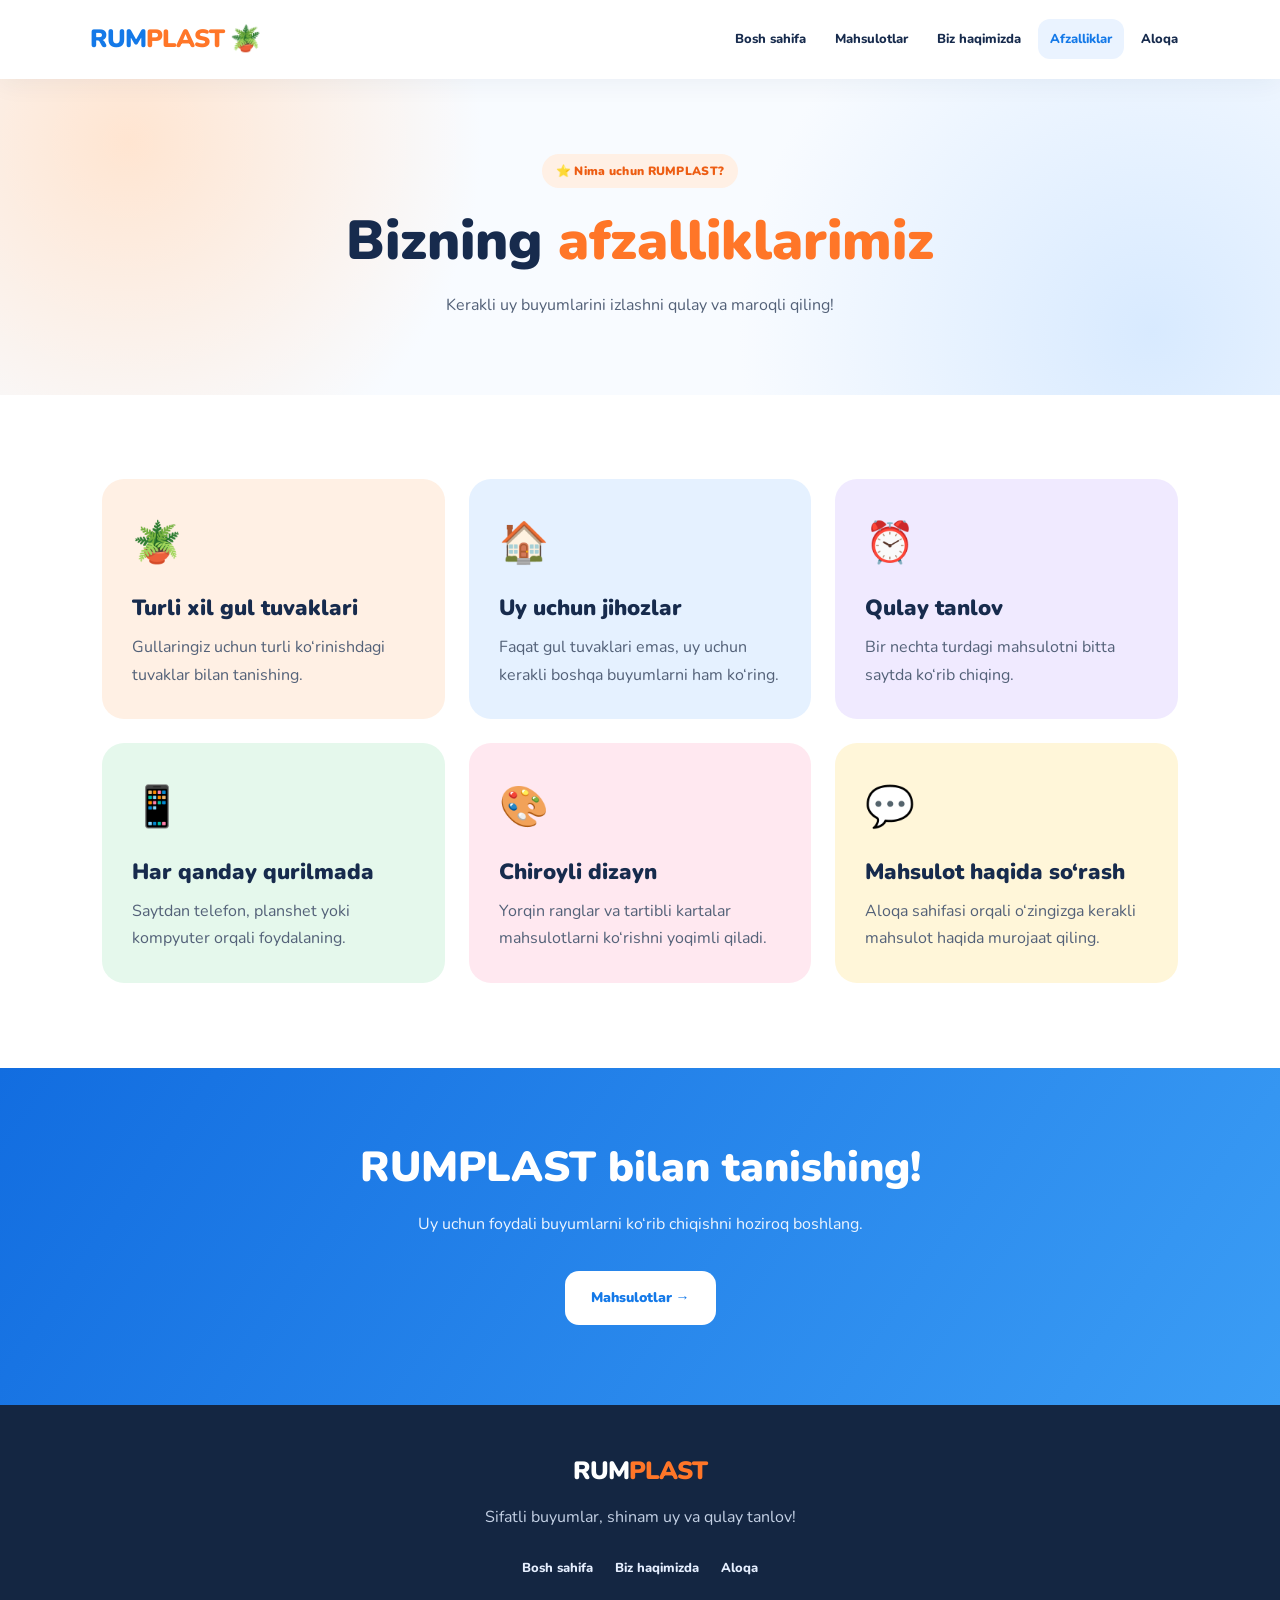
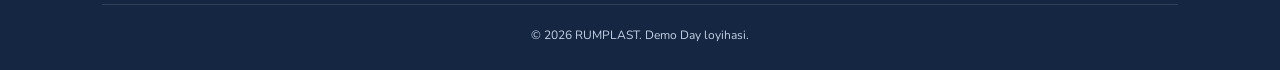
<file: afzalliklar.html>
<!DOCTYPE html>
<html lang="uz">
<head>
  <meta charset="UTF-8">
  <meta name="viewport" content="width=device-width, initial-scale=1.0">
  <title>Afzalliklar — RUMPLAST</title>
  <link rel="stylesheet" href="style.css">
</head>
<body>
<header class="header">
  <a href="index.html" class="logo">RUM<span>PLAST</span> 🪴</a>
  <nav class="nav">
    <a href="index.html">Bosh sahifa</a>
    <a href="mahsulotlar.html">Mahsulotlar</a>
    <a href="biz-haqimizda.html">Biz haqimizda</a>
    <a class="active" href="afzalliklar.html">Afzalliklar</a>
    <a href="aloqa.html">Aloqa</a>
  </nav>
</header>

<main>
  <section class="page-banner">
    <span class="tag">⭐ Nima uchun RUMPLAST?</span>
    <h1>Bizning <span>afzalliklarimiz</span></h1>
    <p>Kerakli uy buyumlarini izlashni qulay va maroqli qiling!</p>
  </section>

  <section class="section">
    <div class="benefit-layout">
      <article class="benefit-card orange">
        <div class="emoji">🪴</div>
        <h2>Turli xil gul tuvaklari</h2>
        <p>Gullaringiz uchun turli ko‘rinishdagi tuvaklar bilan tanishing.</p>
      </article>
      <article class="benefit-card blue">
        <div class="emoji">🏠</div>
        <h2>Uy uchun jihozlar</h2>
        <p>Faqat gul tuvaklari emas, uy uchun kerakli boshqa buyumlarni ham ko‘ring.</p>
      </article>
      <article class="benefit-card purple">
        <div class="emoji">⏰</div>
        <h2>Qulay tanlov</h2>
        <p>Bir nechta turdagi mahsulotni bitta saytda ko‘rib chiqing.</p>
      </article>
      <article class="benefit-card green">
        <div class="emoji">📱</div>
        <h2>Har qanday qurilmada</h2>
        <p>Saytdan telefon, planshet yoki kompyuter orqali foydalaning.</p>
      </article>
      <article class="benefit-card pink">
        <div class="emoji">🎨</div>
        <h2>Chiroyli dizayn</h2>
        <p>Yorqin ranglar va tartibli kartalar mahsulotlarni ko‘rishni yoqimli qiladi.</p>
      </article>
      <article class="benefit-card yellow">
        <div class="emoji">💬</div>
        <h2>Mahsulot haqida so‘rash</h2>
        <p>Aloqa sahifasi orqali o‘zingizga kerakli mahsulot haqida murojaat qiling.</p>
      </article>
    </div>
  </section>

  <section class="cta">
    <h2>RUMPLAST bilan tanishing!</h2>
    <p>Uy uchun foydali buyumlarni ko‘rib chiqishni hoziroq boshlang.</p>
    <a href="mahsulotlar.html" class="btn btn-light">Mahsulotlar →</a>
  </section>
</main>

<footer class="footer">
  <a href="index.html" class="logo footer-logo">RUM<span>PLAST</span></a>
  <p>Sifatli buyumlar, shinam uy va qulay tanlov!</p>
  <div class="footer-links">
    <a href="index.html">Bosh sahifa</a>
    <a href="biz-haqimizda.html">Biz haqimizda</a>
    <a href="aloqa.html">Aloqa</a>
  </div>
  <p class="copyright">© 2026 RUMPLAST. Demo Day loyihasi.</p>
</footer>
</body>
</html>
</file>
<file: style.css>
/* =========================
   RUMPLAST — ASOSIY SOZLAMALAR
========================= */

@import url('https://fonts.googleapis.com/css2?family=Nunito:wght@400;500;600;700;800;900&display=swap');

:root {
  --orange: #ff7628;
  --orange-dark: #ed5d13;
  --blue: #1479e8;
  --blue-dark: #0957b4;
  --navy: #172b4d;
  --light: #f4f8ff;
  --white: #ffffff;
  --text: #536178;
  --radius: 22px;
  --shadow: 0 12px 35px rgba(27, 58, 100, 0.10);
}

* {
  margin: 0;
  padding: 0;
  box-sizing: border-box;
}

html {
  scroll-behavior: smooth;
  scroll-padding-top: 90px;
}

body {
  font-family: 'Nunito', Arial, sans-serif;
  background: var(--white);
  color: var(--navy);
  line-height: 1.7;
  overflow-x: hidden;
}

a {
  text-decoration: none;
  color: inherit;
  transition: color 0.3s ease, background 0.3s ease,
              transform 0.3s ease, box-shadow 0.3s ease;
}

img {
  display: block;
  width: 100%;
  object-fit: cover;
}

h1, h2, h3 {
  line-height: 1.2;
  font-weight: 900;
}

p {
  color: var(--text);
}

::selection {
  background: var(--orange);
  color: white;
}

/* =========================
   HEADER VA MENYU
========================= */

.header {
  position: sticky;
  top: 0;
  z-index: 100;
  display: flex;
  justify-content: space-between;
  align-items: center;
  flex-wrap: wrap;
  gap: 15px;
  padding: 18px 7%;
  background: rgba(255, 255, 255, 0.94);
  backdrop-filter: blur(15px);
  box-shadow: 0 4px 25px rgba(20, 50, 90, 0.06);
  animation: slideDown 0.7s ease both;
}

.logo {
  font-size: 25px;
  font-weight: 900;
  color: var(--blue);
  letter-spacing: -1px;
  white-space: nowrap;
}

.logo span {
  color: var(--orange);
}

.logo:hover {
  transform: scale(1.04);
}

.nav {
  display: flex;
  align-items: center;
  justify-content: center;
  flex-wrap: wrap;
  gap: 5px;
}

.nav a {
  position: relative;
  padding: 9px 12px;
  border-radius: 12px;
  font-size: 13px;
  font-weight: 800;
  color: var(--navy);
}

.nav a:hover,
.nav a.active {
  color: var(--blue);
  background: #eaf3ff;
}

.nav a::after {
  content: "";
  position: absolute;
  bottom: 3px;
  left: 15px;
  width: 0;
  height: 2px;
  background: var(--orange);
  transition: width 0.3s ease;
}

.nav a:hover::after {
  width: calc(100% - 30px);
}

/* =========================
   TUGMALAR
========================= */

.btn {
  display: inline-block;
  padding: 13px 24px;
  border: 2px solid transparent;
  border-radius: 14px;
  background: linear-gradient(120deg, var(--orange), #ff9c35);
  color: white;
  font-size: 14px;
  font-weight: 900;
  cursor: pointer;
  text-align: center;
  box-shadow: 0 8px 20px rgba(255, 118, 40, 0.20);
  transition: transform 0.3s ease, box-shadow 0.3s ease;
}

.btn:hover {
  transform: translateY(-4px);
  box-shadow: 0 14px 28px rgba(255, 118, 40, 0.35);
}

.btn:active {
  transform: scale(0.97);
}

.btn-outline {
  background: transparent;
  border-color: var(--blue);
  color: var(--blue);
  box-shadow: none;
}

.btn-outline:hover {
  background: var(--blue);
  color: white;
}

.btn-light {
  background: white;
  color: var(--blue);
  box-shadow: none;
}

.btn-light:hover {
  background: #e9f2ff;
  color: var(--blue-dark);
}

.text-link {
  display: inline-block;
  margin-top: 12px;
  color: var(--blue);
  font-weight: 900;
}

.text-link:hover {
  color: var(--orange);
  transform: translateX(5px);
}

/* =========================
   BOSH SAHIFA HERO
========================= */

.hero {
  min-height: 600px;
  display: grid;
  grid-template-columns: 1.05fr 0.95fr;
  align-items: center;
  gap: 55px;
  padding: 75px 8%;
  background:
    radial-gradient(circle at 10% 20%, #fff0df 0, transparent 32%),
    radial-gradient(circle at 90% 80%, #ddecff 0, transparent 35%),
    #fbfdff;
}

.hero-text {
  animation: fadeUp 0.9s ease both;
}

.tag {
  display: inline-block;
  padding: 7px 14px;
  margin-bottom: 20px;
  border-radius: 30px;
  background: #fff0e5;
  color: var(--orange-dark);
  font-size: 12px;
  font-weight: 900;
  letter-spacing: 0.3px;
}

.hero h1 {
  max-width: 650px;
  margin-bottom: 22px;
  font-size: clamp(38px, 5vw, 64px);
  letter-spacing: -2px;
}

.hero h1 span {
  color: var(--orange);
}

.page-banner h1 span {
  color: var(--orange);
}

.hero-text > p {
  max-width: 540px;
  margin-bottom: 30px;
  font-size: 17px;
}

.hero-buttons {
  display: flex;
  align-items: center;
  flex-wrap: wrap;
  gap: 13px;
}

.hero-image {
  position: relative;
  overflow: hidden;
  border-radius: 30px;
  animation: fadeIn 1.2s ease both;
}

.hero-image img {
  width: 100%;
  height: 400px;
  object-fit: cover;
  box-shadow: 0 25px 65px rgba(26, 70, 120, 0.17);
}

.hero-image::after {
  content: "";
  position: absolute;
  inset: 0;
  background: linear-gradient(transparent, rgba(14, 30, 48, 0.5));
}

.hero-image h2 {
  position: absolute;
  z-index: 1;
  right: 24px;
  bottom: 24px;
  left: 24px;
  color: white;
  font-size: clamp(26px, 3vw, 40px);
  text-align: center;
  text-shadow: 0 2px 12px rgba(0, 0, 0, 0.45);
}

/* =========================
   UMUMIY BO'LIMLAR
========================= */

.section {
  padding: 85px 8%;
}

.section > h2,
.section > .tag {
  text-align: center;
}

.section > h2 {
  margin: 0 auto 18px;
  max-width: 850px;
  font-size: clamp(28px, 4vw, 42px);
}

.section-intro {
  max-width: 720px;
  margin: 0 auto 38px;
  text-align: center;
}

.problem {
  background: white;
}

.solution {
  background: var(--light);
}

.two-columns,
.three-columns {
  display: grid;
  grid-template-columns: repeat(2, minmax(0, 1fr));
  gap: 25px;
  margin-top: 35px;
}

.three-columns {
  grid-template-columns: repeat(3, minmax(0, 1fr));
}

.info-card {
  padding: 32px;
  border: 1px solid #e7eef8;
  border-radius: var(--radius);
  background: white;
  box-shadow: var(--shadow);
  transition: transform 0.35s ease, box-shadow 0.35s ease;
  animation: fadeUp 0.8s ease both;
}

.info-card:hover {
  transform: translateY(-8px);
  box-shadow: 0 20px 45px rgba(27, 58, 100, 0.14);
}

.emoji {
  margin-bottom: 18px;
  font-size: 40px;
}

.info-card h3 {
  margin-bottom: 12px;
  font-size: 22px;
}

/* =========================
   MAHSULOT KARTALARI
========================= */

.product-grid {
  display: grid;
  grid-template-columns: repeat(3, minmax(0, 1fr));
  gap: 26px;
  margin-top: 35px;
}

.product-card {
  overflow: hidden;
  border: 1px solid #e8eef7;
  border-radius: var(--radius);
  background: white;
  box-shadow: 0 8px 25px rgba(27, 58, 100, 0.07);
  animation: fadeUp 0.8s ease both;
  transition: transform 0.35s ease, box-shadow 0.35s ease;
  isolation: isolate;
}

.product-card:hover {
  transform: translateY(-9px);
  box-shadow: 0 22px 45px rgba(27, 58, 100, 0.15);
}

.product-card img {
  display: block;
  width: 100%;
  aspect-ratio: 4 / 3;
  height: auto;
  object-fit: contain;
  object-position: center;
  background: var(--light);
}

.card-content {
  position: relative;
  z-index: 1;
  padding: 25px;
  background: white;
}

.category {
  display: inline-block;
  margin-bottom: 10px;
  color: var(--orange-dark);
  font-size: 12px;
  font-weight: 900;
}

.card-content h3 {
  margin-bottom: 12px;
  font-size: 23px;
}

.card-content p {
  font-size: 14px;
}

/* =========================
   CTA — CHAQRUV
========================= */

.cta {
  padding: 75px 8%;
  text-align: center;
  color: white;
  background: linear-gradient(125deg, #126de0, #3b9df5);
}

.cta h2 {
  margin-bottom: 18px;
  font-size: clamp(28px, 4vw, 42px);
}

.cta p {
  max-width: 680px;
  margin: 0 auto 28px;
  color: #edf5ff;
}

.cta .btn {
  margin: 5px;
}

/* =========================
   ICHKI SAHIFALAR SARLAVHASI
========================= */

.page-banner {
  padding: 75px 8%;
  text-align: center;
  background:
    radial-gradient(circle at 10% 20%, #ffe5d1, transparent 30%),
    radial-gradient(circle at 90% 80%, #d8eaff, transparent 35%),
    #f8fbff;
  animation: fadeIn 0.8s ease both;
}

.page-banner h1 {
  margin-bottom: 18px;
  font-size: clamp(35px, 5vw, 55px);
}

.page-banner p {
  max-width: 700px;
  margin: auto;
  font-size: 16px;
}

/* =========================
   BIZ HAQIMIZDA
========================= */

.about-layout {
  display: grid;
  grid-template-columns: 1fr 1fr;
  align-items: center;
  gap: 55px;
}

.about-image img {
  min-height: 350px;
  max-height: 470px;
  border-radius: 28px;
  box-shadow: var(--shadow);
}

.about-text h2 {
  margin-bottom: 20px;
  font-size: clamp(29px, 4vw, 40px);
}

.about-text p {
  margin-bottom: 18px;
}

/* =========================
   AFZALLIKLAR
========================= */

.benefit-layout {
  display: grid;
  grid-template-columns: repeat(3, minmax(0, 1fr));
  gap: 24px;
}

.benefit-card {
  padding: 30px;
  border-radius: var(--radius);
  transition: transform 0.35s ease, box-shadow 0.35s ease;
  animation: fadeUp 0.8s ease both;
}

.benefit-card:hover {
  transform: translateY(-8px) rotate(-1deg);
  box-shadow: var(--shadow);
}

.benefit-card h2 {
  margin-bottom: 13px;
  font-size: 22px;
}

.orange { background: #fff0e4; }
.blue { background: #e5f1ff; }
.purple { background: #f0eaff; }
.green { background: #e5f8ec; }
.pink { background: #ffe8f0; }
.yellow { background: #fff6d9; }

/* =========================
   ALOQA VA FORMA
========================= */

.contact-layout {
  display: grid;
  grid-template-columns: 0.9fr 1.1fr;
  align-items: start;
  gap: 45px;
}

.contact-info h2,
.contact-form h2 {
  margin-bottom: 20px;
  font-size: 30px;
}

.contact-item {
  display: flex;
  gap: 15px;
  align-items: flex-start;
  margin: 25px 0;
  padding: 20px;
  border-radius: 16px;
  background: var(--light);
}

.contact-item > span {
  font-size: 28px;
}

.contact-item h3 {
  margin-bottom: 6px;
  font-size: 18px;
}

.contact-image {
  height: 220px;
  margin-top: 25px;
  border-radius: 20px;
}

.contact-form {
  padding: 35px;
  border: 1px solid #e4edf9;
  border-radius: 25px;
  background: white;
  box-shadow: var(--shadow);
}

.contact-form label {
  display: block;
  margin: 18px 0 7px;
  font-size: 14px;
  font-weight: 900;
}

.contact-form input,
.contact-form select,
.contact-form textarea {
  display: block;
  width: 100%;
  padding: 13px 15px;
  border: 1px solid #dce5f1;
  border-radius: 12px;
  outline: none;
  background: #fbfdff;
  color: var(--navy);
  font: inherit;
  transition: border-color 0.3s ease, box-shadow 0.3s ease;
}

.contact-form input:focus,
.contact-form select:focus,
.contact-form textarea:focus {
  border-color: var(--blue);
  box-shadow: 0 0 0 4px rgba(20, 121, 232, 0.1);
}

.contact-form textarea {
  resize: vertical;
}

.contact-form button {
  width: 100%;
  margin-top: 22px;
  font-family: inherit;
}

.form-note {
  margin-top: 18px;
  font-size: 12px;
}

/* =========================
   FOOTER
========================= */

.footer {
  padding: 45px 8% 25px;
  text-align: center;
  background: #142642;
  color: white;
}

.footer-logo {
  display: inline-block;
  margin-bottom: 12px;
  color: white;
}

.footer > p {
  color: #c4d1e5;
}

.footer-links {
  display: flex;
  justify-content: center;
  flex-wrap: wrap;
  gap: 22px;
  margin: 25px 0;
}

.footer-links a {
  color: #e6efff;
  font-size: 13px;
  font-weight: 800;
}

.footer-links a:hover {
  color: #ff9a53;
}

.copyright {
  padding-top: 20px;
  border-top: 1px solid rgba(255,255,255,0.12);
  font-size: 12px;
}

/* =========================
   ANIMATSIYALAR
========================= */

@keyframes fadeUp {
  from {
    opacity: 0;
    transform: translateY(25px);
  }
  to {
    opacity: 1;
    transform: translateY(0);
  }
}

@keyframes fadeIn {
  from {
    opacity: 0;
    transform: scale(0.97);
  }
  to {
    opacity: 1;
    transform: scale(1);
  }
}

@keyframes slideDown {
  from {
    opacity: 0;
    transform: translateY(-18px);
  }
  to {
    opacity: 1;
    transform: translateY(0);
  }
}

@keyframes float {
  0%, 100% {
    transform: translateY(0);
  }
  50% {
    transform: translateY(-9px);
  }
}

/* Harakatni kamaytirishni tanlagan foydalanuvchilar uchun */
@media (prefers-reduced-motion: reduce) {
  *,
  *::before,
  *::after {
    animation-duration: 0.01ms !important;
    animation-iteration-count: 1 !important;
    scroll-behavior: auto !important;
    transition-duration: 0.01ms !important;
  }
}

/* =========================
   PLANS HOSLASHUVCHAN DIZAYN
========================= */

@media (max-width: 1000px) {
  .header {
    justify-content: center;
  }

  .nav {
    gap: 3px;
  }

  .hero {
    gap: 30px;
    padding: 60px 6%;
  }

  .hero-image img {
    height: 320px;
  }

  .product-grid,
  .benefit-layout {
    grid-template-columns: repeat(2, minmax(0, 1fr));
  }

  .three-columns {
    grid-template-columns: repeat(2, minmax(0, 1fr));
  }
}

@media (max-width: 650px) {
  .header {
    position: relative;
    padding: 18px 5%;
  }

  .logo {
    font-size: 23px;
  }

  .nav {
    width: 100%;
    gap: 5px;
  }

  .nav a {
    padding: 8px 10px;
    font-size: 12px;
  }

  .hero {
    grid-template-columns: 1fr;
    gap: 40px;
    padding: 55px 6% 70px;
  }

  .hero h1 {
    font-size: 41px;
    letter-spacing: -1.5px;
  }

  .hero-text > p {
    font-size: 15px;
  }

  .hero-image img {
    height: 260px;
  }

  .float-card {
    left: 10px;
    bottom: -18px;
    font-size: 13px;
  }

  .section {
    padding: 60px 6%;
  }

  .two-columns,
  .three-columns,
  .product-grid,
  .benefit-layout,
  .about-layout,
  .contact-layout {
    grid-template-columns: 1fr;
  }

  .page-banner {
    padding: 55px 6%;
  }

  .page-banner h1 {
    font-size: 36px;
  }

  .about-layout {
    gap: 30px;
  }

  .about-image img {
    min-height: 250px;
  }

  .contact-form {
    padding: 24px 18px;
  }

  .cta {
    padding: 55px 6%;
  }

  .footer {
    padding: 40px 6% 22px;
  }

  .footer-links {
    gap: 14px;
  }
}

@media (max-width: 380px) {
  .nav a {
    padding: 7px;
    font-size: 11px;
  }

  .hero h1 {
    font-size: 34px;
  }

  .hero-buttons {
    align-items: stretch;
    flex-direction: column;
  }

  .hero-buttons .btn {
    width: 100%;
  }

  .info-card,
  .benefit-card {
    padding: 24px;
  }
}
</file>
